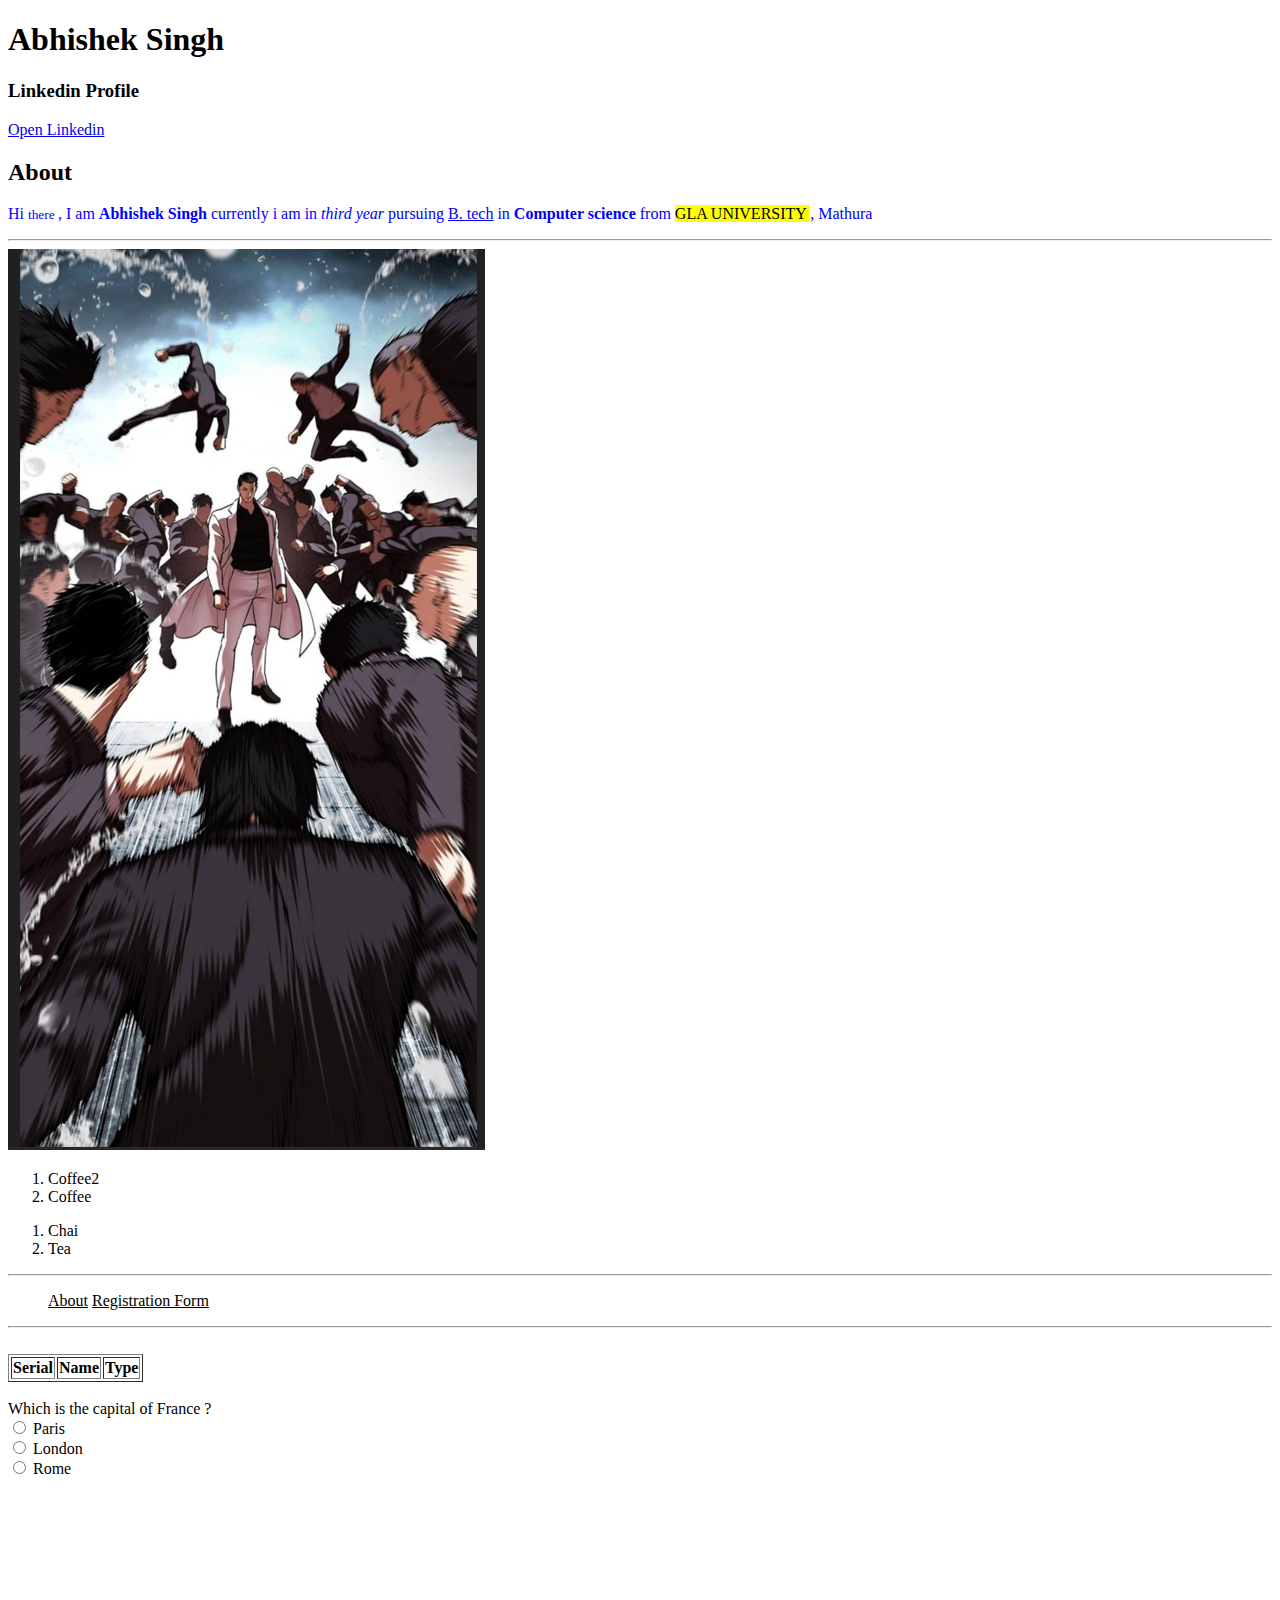
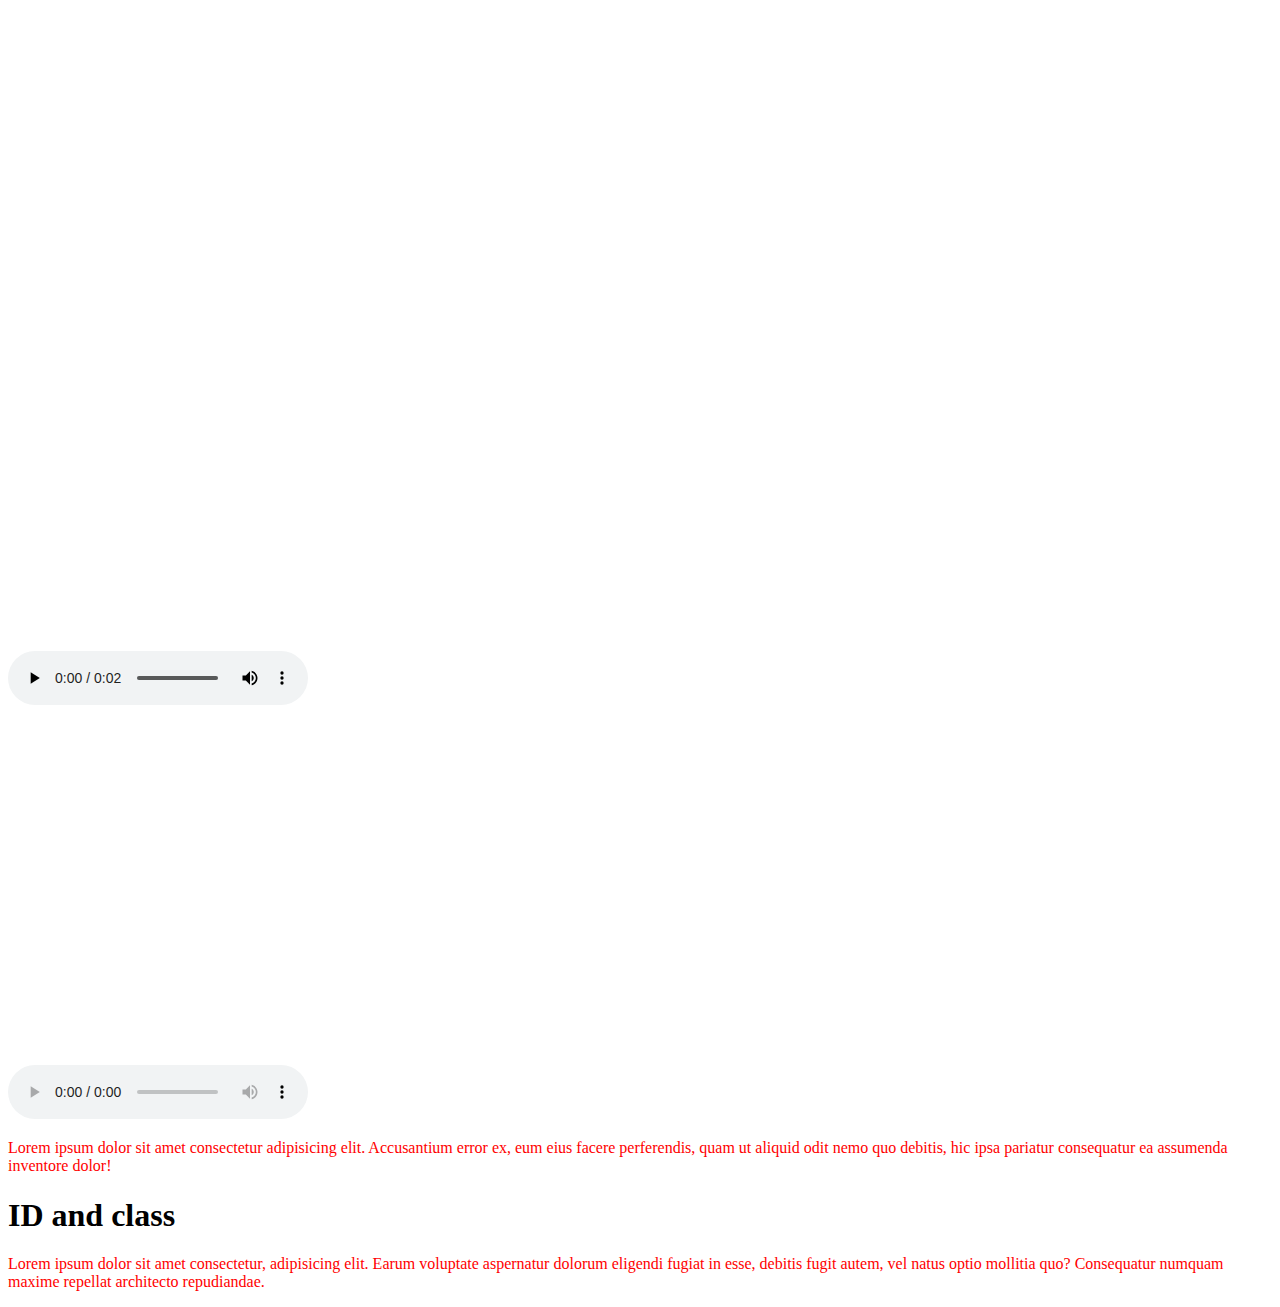
<file: index.html>
<!DOCTYPE html>
<html lang="en">
<head>
    <meta charset="UTF-8">
    <meta name="viewport" content="width=device-width, initial-scale=1.0">
    <title>Document</title>
    <style>

        div p{color: pink;}
        p{color: blue;}

         nav a {
        color: black;
        }

        nav a:hover {
        background-color: yellow;
        color: red;
        }

        h1{
            color: black;
        }
        .article{
            color:red;
        }
        .menu{
            background-color:red;
            color:white;
        }
        #top_heading{
            color:black;
        }

    </style>
    
    <h1>Abhishek Singh</h1>
    <h3>Linkedin Profile</h3>
    <p> <a target="_blank" href="https://www.linkedin.com/in/abhishek-singh-4603a1295/"> Open Linkedin </a></p>

</head>
<body>
<h2>About</h2>
<p>Hi <small>there </small>, I am <b>Abhishek Singh</b> currently i am in <i>third year</i> pursuing <u>B. tech</u> in <strong>Computer science</strong> from <mark> GLA UNIVERSITY </mark>, Mathura</p>    
<hr>
<img src="image3.png">
<br>
<ol><li>Coffee2</li> <li>Coffee</li></ol>
<ol><li>Chai</li><li>Tea</li></ol>
</body>
</html>
<hr>

<nav><ul>
    <a href="index.html"> About</a>
    <a href="registration.html"> Registration Form</a>
    </ul>
</nav>
<hr>
<br>
<!-- Table with header and body-->
<table border = "1"> <!-- border adds a border to the table-->
    <thead>
        <!-- table header row-->
        <tr>
            <th>Serial</th><!-- 'th' stands for table header-->
            <th>Name</th>
            <th>Type</th>
        </tr>
    </thead>
</table>
<br>
    
    <form> Which is the capital of France ? </form>

    <input type="radio" id="optionA" value="Paris">
    <label for="optionA">Paris</label><br>

    <input type="radio" id="optionB" value="London">
    <label for="optionB">London</label><br>

    <input type="radio" id="optionC" value="Rome">
    <label for="optionC">Rome</label><br>

<iframe src="https://www.google.com/maps/embed?pb=!1m18!1m12!1m3!1d3360.6942947517323!2d77.59446037525002!3d27.60485767624145!2m3!1f0!2f0!3f0!3m2!1i1024!2i768!4f13.1!3m3!1m2!1s0x39736ce47bffc039%3A0xfe5fc3da92c6341!2sGLA%20University!5e1!3m2!1sen!2sin!4v1755053572507!5m2!1sen!2sin" width="600" height="450" style="border:0;" allowfullscreen="" loading="lazy" referrerpolicy="no-referrer-when-downgrade"></iframe>
<br>
<iframe width="560" height="315" src="https://www.youtube.com/embed/AXTCMkd7DLA?si=X2xH2q15f1RVtsju" title="YouTube video player" frameborder="0" allow="accelerometer; autoplay; clipboard-write; encrypted-media; gyroscope; picture-in-picture; web-share" referrerpolicy="strict-origin-when-cross-origin" allowfullscreen></iframe>
<br>
<audio controls>
    <source src="start.ogg" type="audio/ogg">
</audio>
<iframe data-testid="embed-iframe" style="border-radius:12px" src="https://open.spotify.com/embed/track/4uXJADmybUHUgycBWFHeq6?utm_source=generator" width="100%" height="352" frameBorder="0" allowfullscreen="" allow="autoplay; clipboard-write; encrypted-media; fullscreen; picture-in-picture" loading="lazy"></iframe>
<br>
<audio controls>
    <source src="https://www.soundhelix.com/examples/mp3/SoundHelix-Song-1.mp3" type="audio/mpeg">
</audio>

    <p class="article">Lorem ipsum dolor sit amet consectetur adipisicing elit. Accusantium error ex, eum eius facere perferendis, 
        quam ut aliquid odit nemo quo debitis, hic ipsa pariatur consequatur ea assumenda inventore dolor!</p>

    <h1 id="Top Heading"> ID and class</h1>
    <p class="article">Lorem ipsum dolor sit amet consectetur, adipisicing elit. Earum voluptate aspernatur dolorum eligendi fugiat in esse, debitis fugit autem, vel natus optio mollitia quo? 
        Consequatur numquam maxime repellat architecto repudiandae.</p>
</file>
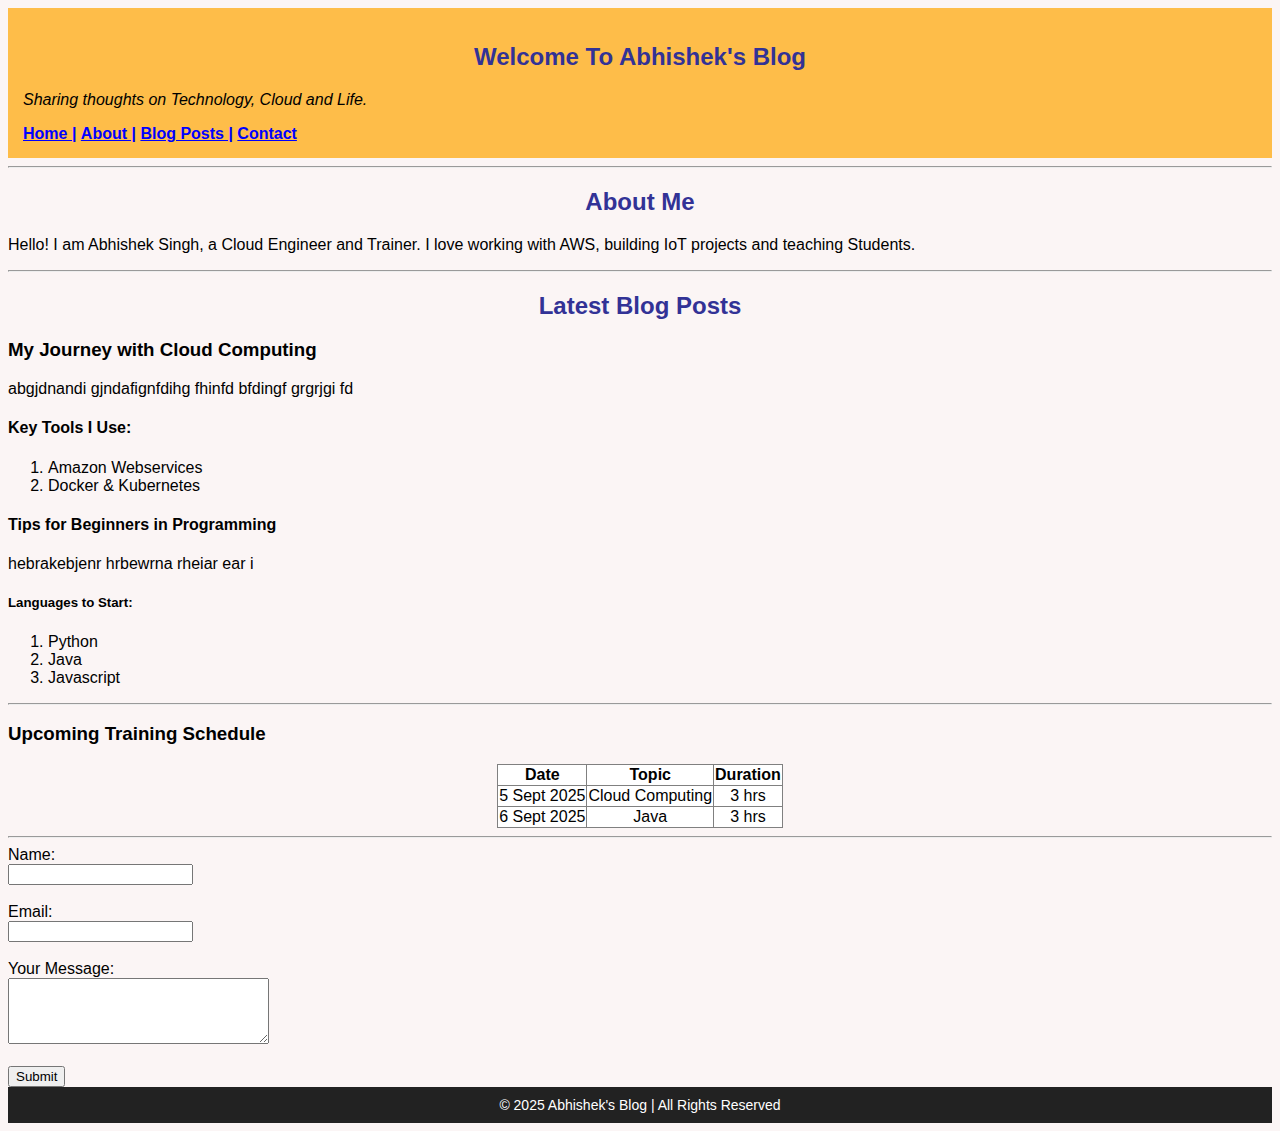
<file: Blog.html>
<!DOCTYPE html>
<html lang="en">
<head>
    <meta charset="UTF-8">
    <meta name="viewport" content="width=device-width, initial-scale=1.0">
    <title>Abhishek's Blog</title>
    <link rel="stylesheet" href="Blogcsss.css">
</head>
<body>

    <header>
        <h2>Welcome to Abhishek's Blog</h2>
        <p><i>Sharing thoughts on Technology, Cloud and Life.</i></p>
        <nav>
            <a href="Home"> Home |</a>
            <a href="About"> About |</a>
            <a href="Blog Posts"> Blog Posts |</a>
            <a href="Contact"> Contact</a>
        </nav>
    </header>

    <hr>

    <h2>About Me</h2>
    <p>Hello! I am Abhishek Singh, a Cloud Engineer and Trainer. I love working with AWS, building IoT projects and teaching Students.</p>

    <hr>

    <h2>Latest Blog Posts</h2>
    <h3>My Journey with Cloud Computing</h3>
    <p>abgjdnandi gjndafignfdihg fhinfd bfdingf grgrjgi fd</p>

    <h4>Key Tools I Use:</h4>
    <ol>
        <li>Amazon Webservices</li>
        <li>Docker & Kubernetes</li>
    </ol>

    <h4>Tips for Beginners in Programming</h4>
    <p>hebrakebjenr hrbewrna rheiar ear i</p>

    <h5>Languages to Start:</h5>
    <ol>
        <li>Python</li>
        <li>Java</li>
        <li>Javascript</li>
    </ol>

    <hr>

    <h3>Upcoming Training Schedule</h3>

    <table border="black">
        <tr>
            <th>Date</th>
            <th>Topic</th>
            <th>Duration</th>
        </tr>
        <tr>
            <td>5 Sept 2025</td>
            <td>Cloud Computing</td>
            <td>3 hrs</td>
        </tr>
        <tr>
            <td>6 Sept 2025</td>
            <td>Java</td>
            <td>3 hrs</td>
        </tr>
    </table>

    <hr>

    <form action="/submit" method="post">
        <label for="name">Name:</label><br>
        <input type="text" id="name" name="name" required><br><br>

        <label for="email">Email:</label><br>
        <input type="email" id="email" name="email" required><br><br>

        <label for="message">Your Message:</label><br>
        <textarea id="message" name="message" rows="4" cols="30" required></textarea><br><br>

        <input type="submit" value="Submit">
    </form>
    <footer>
    © 2025 Abhishek's Blog | All Rights Reserved
    </footer>

</body>
</html>

<!-- chess board 64 box ka beech mein numbering -->
</file>
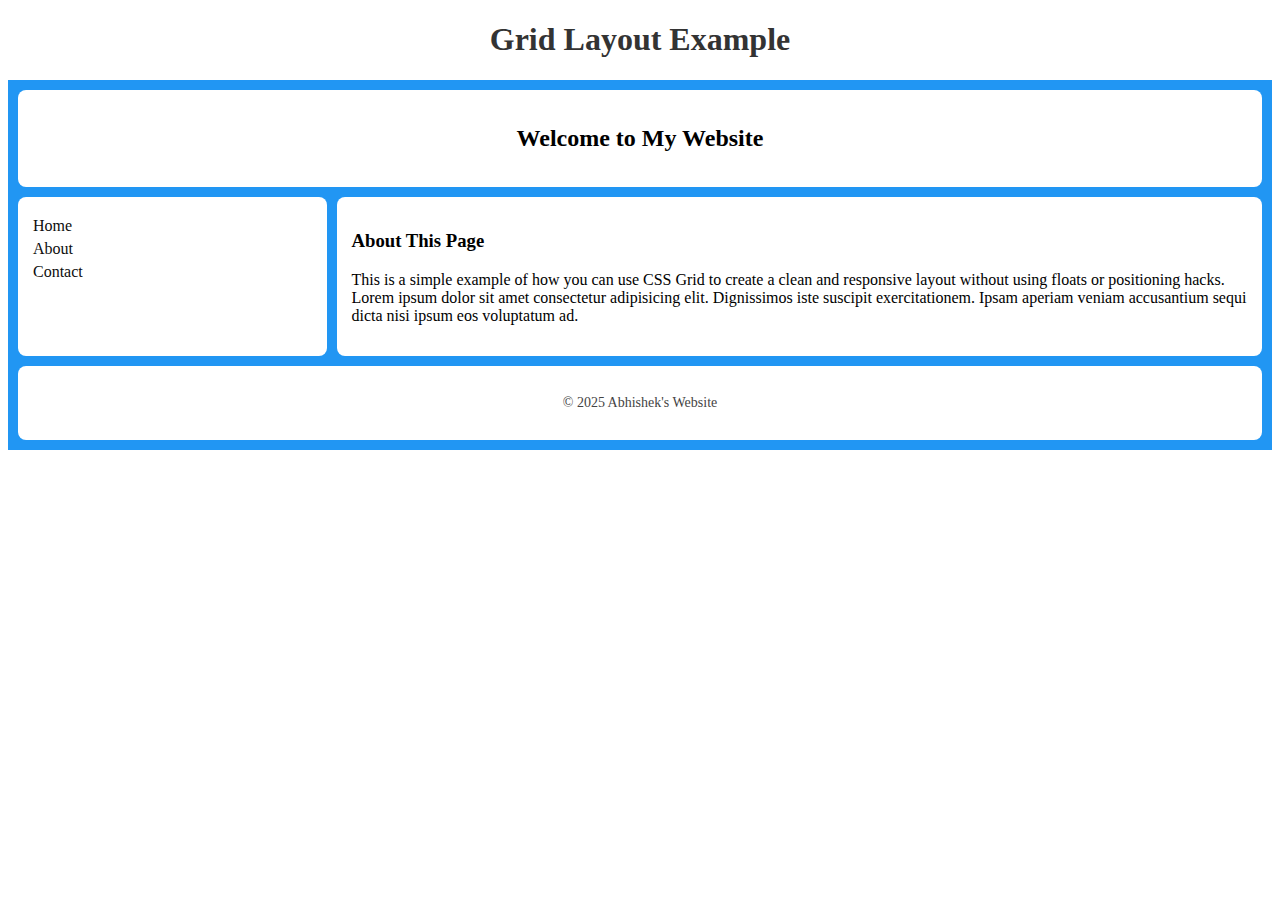
<file: gridbox.html>
<!DOCTYPE html>
<html lang="en">
<head>
  <meta charset="UTF-8">
  <meta name="viewport" content="width=device-width, initial-scale=1.0">
  <title>Simple Grid Layout</title>
  <style>
    .container {
      display: grid;
      grid-template-areas:
        "header header"
        "menu content"
        "footer footer";
      grid-template-columns: 1fr 3fr;
      gap: 10px;
      background: #2196F3;
      padding: 10px;
    }
    .container > div {
      background: #fff;
      padding: 15px;
      border-radius: 8px;
    }
    .header {
      grid-area: header;
      text-align: center;
    }
    .menu {
      grid-area: menu;
        
    }
    .content {
      grid-area: content;
    }
    .footer {
      grid-area: footer;
      text-align: center;
      font-size: 14px;
      color: #444;
    }
    a {
      display: block;
      margin: 5px 0;
      color: #0d0d0d;
      text-decoration: none;
    }
    a:hover {
      text-decoration: underline;
    }
  </style>
</head>
<body>

  <h1 style="text-align:center; color:#333;">Grid Layout Example</h1>

  <div class="container">
    <div class="header">
      <h2>Welcome to My Website</h2>
    </div>
    <div class="menu">
      <a href="#">Home</a>
      <a href="#">About</a>
      <a href="#">Contact</a>
    </div>
    <div class="content">
      <h3>About This Page</h3>
      <p>
        This is a simple example of how you can use CSS Grid to create 
        a clean and responsive layout without using floats or positioning hacks. Lorem ipsum dolor sit amet consectetur adipisicing elit. Dignissimos iste suscipit exercitationem. Ipsam aperiam veniam accusantium sequi dicta nisi ipsum eos voluptatum ad.
      </p>
    </div>
    <div class="footer">
      <p>&copy; 2025 Abhishek's Website</p>
    </div>
  </div>

</body>
</html>
</file>
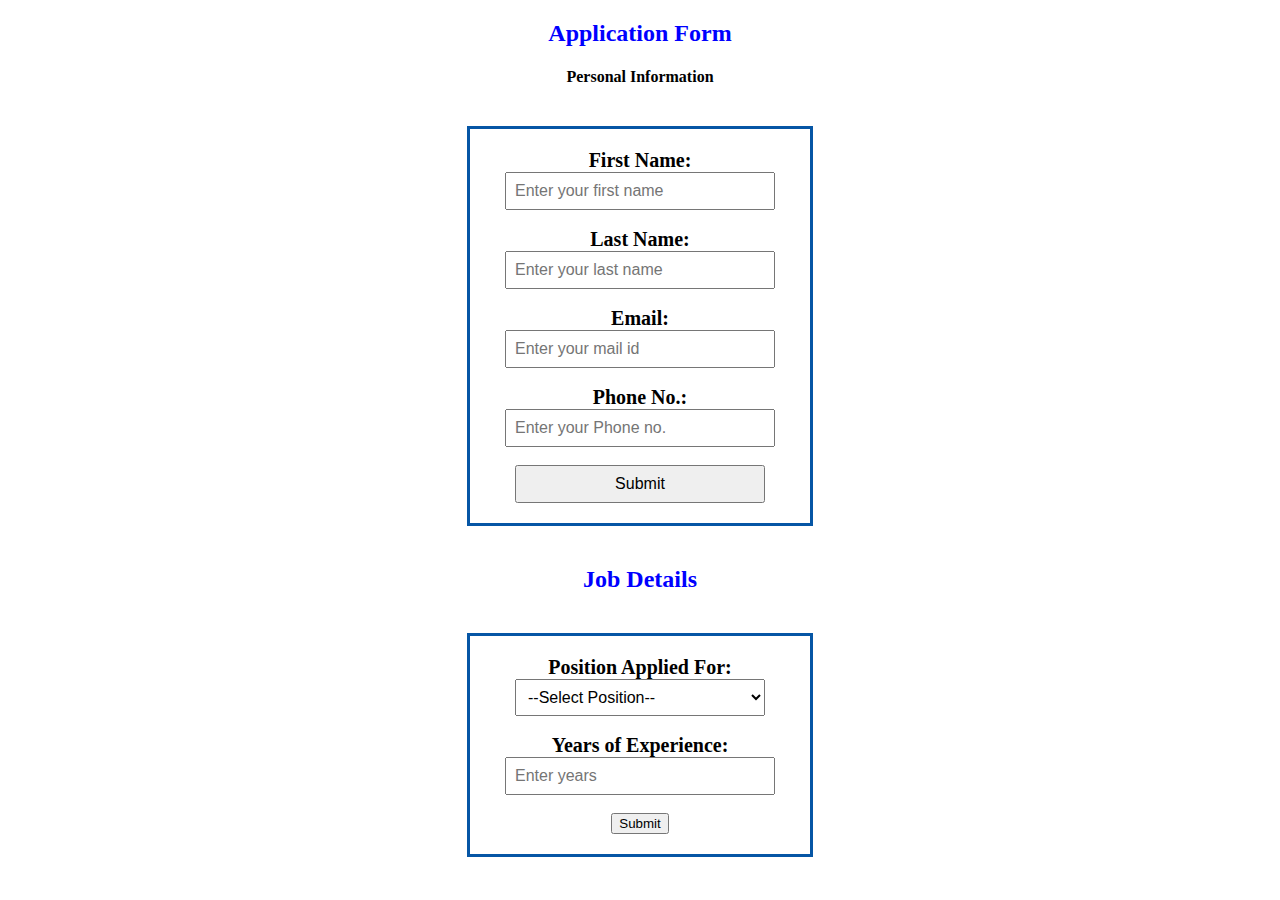
<file: newform.html>
<!DOCTYPE html>
<html lang="en">
<head>
    <meta charset="UTF-8">
    <meta name="viewport" content="width=device-width, initial-scale=1.0">
    <title>Document</title>
    <style>
        .form-container{
            text-align: center;
            margin: 40px auto;
            width: 300px;                
            padding: 20px;               
            border: 3px solid #0656a5;
            border-radius: 0px;         
        }
        label{
            font-size: 20px;
            font-weight: bold;
        }
        input, select{
            padding: 8px;
            width: 250px;
            font-size: 16px;
        }
    </style>
</head>
<body>
    <h2 style="text-align:center; color: blue;">Application Form</h2>

    <h4 style="text-align:center;">Personal Information</h4>
    <div class="form-container">
        <form>

            <label for="name">First Name:</label><br>
            <input type="text" id="name" name="name" placeholder="Enter your first name" required><br><br>

            <label for="lname">Last Name:</label><br>
            <input type="text" id="lname" name="lname" placeholder="Enter your last name" required><br><br>

            <label for="email">Email:</label><br>
            <input type="email" id="email" name="email" placeholder="Enter your mail id" required><br><br>

            <label for="number">Phone No.:</label><br>
            <input type="tel" id="number" name="number" placeholder="Enter your Phone no." required><br><br>

            <input type="submit" value="Submit">
        </form>
    </div>

    <h2 style="text-align:center; color: blue;">Job Details</h2>
    <div class="form-container">
        <form>
            <label for="position">Position Applied For:</label><br>
            <select id="position" name="position" required>

                <option value="">--Select Position--</option>

                <option value="frontend">Frontend Developer</option>
                <option value="backend">Backend Developer</option>
                <option value="fullstack">Full Stack Developer</option>
                <option value="designer">UI/UX Designer</option>

            </select><br><br>

            <label for="experience">Years of Experience:</label><br>
            <input type="number" id="experience" name="experience" min="0" max="50" placeholder="Enter years" required><br><br>



            <button type="submit">Submit</button>
        </form>
    </div>
</body>
</html>

   






<!-- first name , last name , email: , phone number 
Job Details heading 

position applied for:
--select position--

years of experience

cover letter 
Write here.... 


Availiability headding
Available start date:  -->
</file>
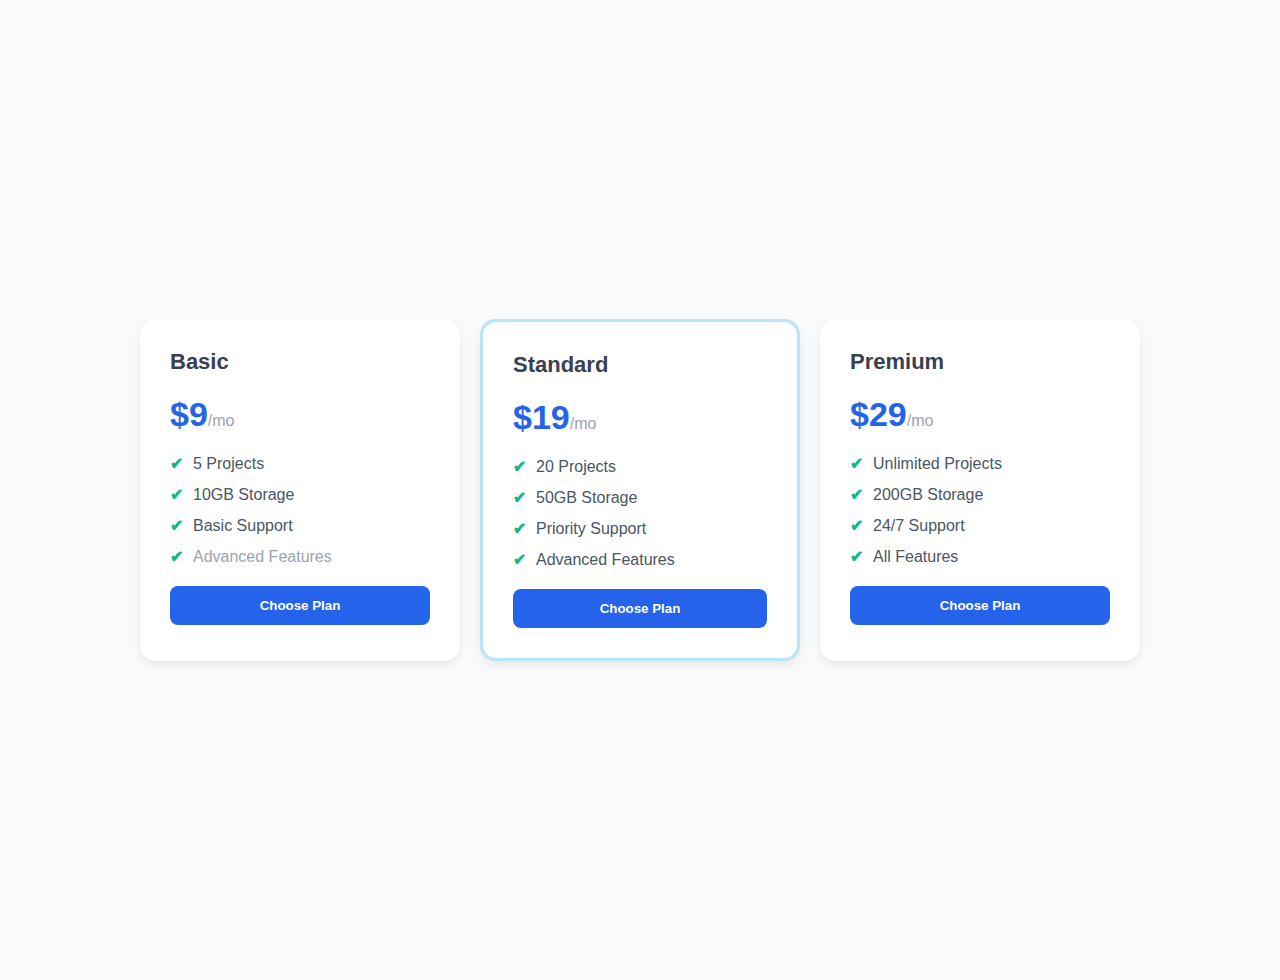
<file: pricing.html>
<!DOCTYPE html>
<html lang="en">
<head>
  <meta charset="UTF-8">
  <meta name="viewport" content="width=device-width, initial-scale=1.0">
  <title>Pricing Plans</title>
  <style>
    body {
      font-family: sans-serif; 
      background-color: #f9fafb;
      margin: 0;
      padding: 40px;
      display: flex;
      justify-content: center;
      align-items: center;
      min-height: 100vh;
    }

    .pricing-container {
      display: grid;
      grid-template-columns: repeat(auto-fit, minmax(280px, 1fr));
      gap: 20px;
      width: 100%;
      max-width: 1000px;
    }

    .card {
      background-color: #fff;
      border-radius: 16px;
      padding: 30px;
      box-shadow: 0 4px 8px rgba(0,0,0,0.08);
      transition: all 0.3s ease;
    }

    .card:hover {
      transform: translateY(-6px);
      box-shadow: 0 10px 20px rgba(0,0,0,0.15);
    }

    .card h3 {
      margin: 0;
      font-size: 22px;
      color: #374151;
    }

    .price {
      margin: 20px 0;
      font-size: 34px;
      font-weight: 800;
      color: #2563eb;
    }

    .price span {
      font-size: 16px;
      font-weight: 400;
      color: #9ca3af;
    }

    ul {
      list-style: none;
      padding: 0;
      margin: 0 0 20px 0;
      color: #4b5563;
    }

    ul li {
      margin-bottom: 12px;
      display: flex;
      align-items: center;
    }

    ul li::before {
      content: "✔";
      color: #10b981;
      margin-right: 10px;
      font-weight: bold;
    }

    .card button {
      width: 100%;
      padding: 12px;
      border: none;
      border-radius: 8px;
      background-color: #2563eb;
      color: #fff;
      font-weight: 600;
      cursor: pointer;
      transition: background 0.3s ease;
    }

    .card button:hover {
      background-color: #1e40af;
    }

    .standard {
      border: 3px solid rgba(14, 165, 233, 0.3);
    }
  </style>
</head>
<body>
  <div class="pricing-container">
  
    <div class="card">
      <h3>Basic</h3>
      <div class="price">$9<span>/mo</span></div>
      <ul>
        <li>5 Projects</li>
        <li>10GB Storage</li>
        <li>Basic Support</li>
        <li style="color:#9ca3af;">Advanced Features</li>
      </ul>
      <button>Choose Plan</button>
    </div>

    <div class="card standard">
      <h3>Standard</h3>
      <div class="price">$19<span>/mo</span></div>
      <ul>
        <li>20 Projects</li>
        <li>50GB Storage</li>
        <li>Priority Support</li>
        <li>Advanced Features</li>
      </ul>
      <button>Choose Plan</button>
    </div>

    
    <div class="card">
      <h3>Premium</h3>
      <div class="price">$29<span>/mo</span></div>
      <ul>
        <li>Unlimited Projects</li>
        <li>200GB Storage</li>
        <li>24/7 Support</li>
        <li>All Features</li>
      </ul>
      <button>Choose Plan</button>
    </div>
  </div>
</body>
</html>
</file>
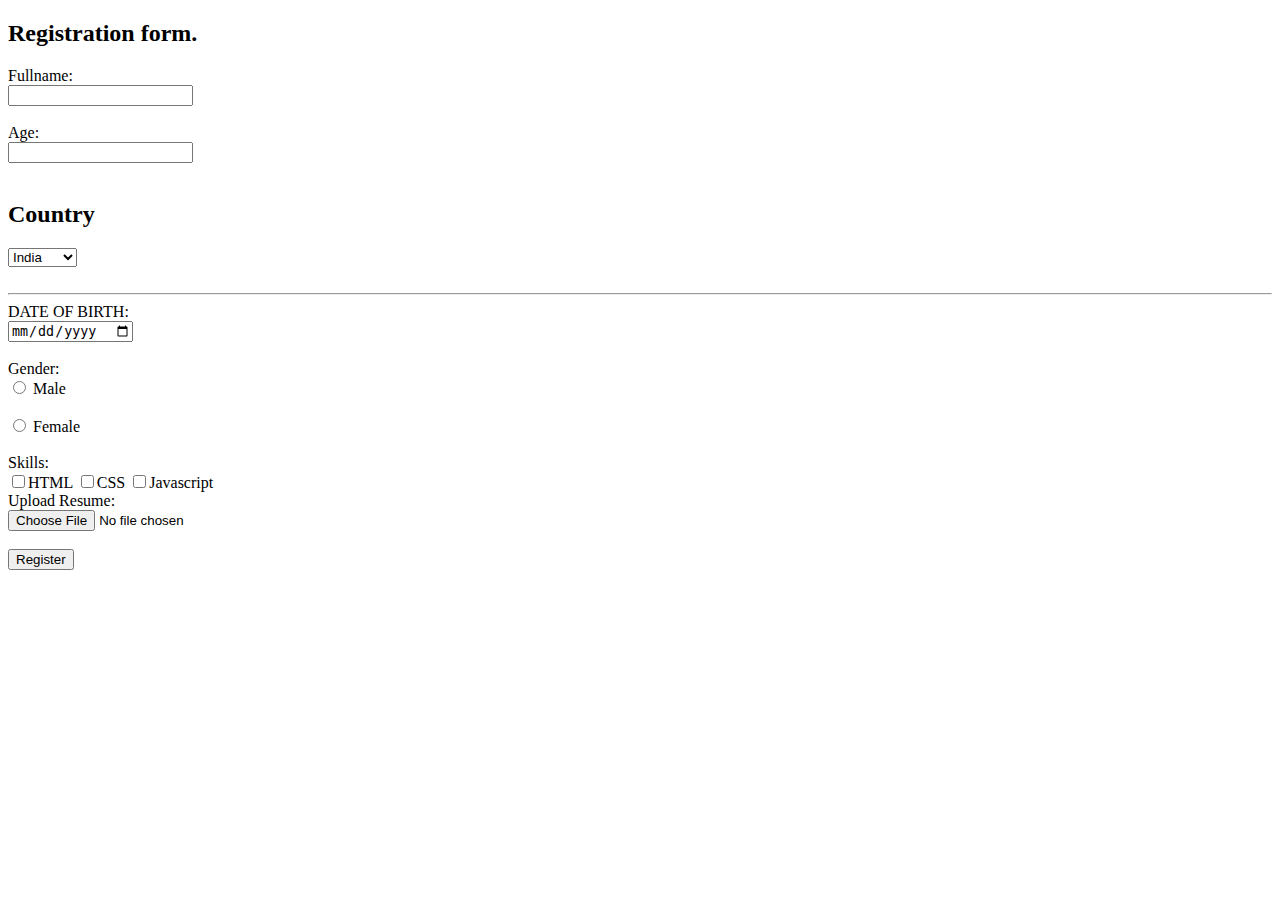
<file: registration.html>
<!DOCTYPE html>
<html lang="en">
<head>
    <meta charset="UTF-8">
    <meta name="viewport" content="width=device-width, initial-scale=1.0">
    <title>Registration Form</title>
</head>
<body>
    <p><h2>Registration form. </h2></p>
    <form action="/submit" method="post">
        <label for="name">Fullname:</label><br>
        <input type="text" id="Fullname" name="Fullname" required><br><br>
    
         <label for="name">Age:</label><br>
        <input type="number" id="name" name="age" required><br><br>

        <h2>Country</h2>
        <select name="Country">
        <option value="India">India</option>
        <option value="Canada">Canada</option>
        <option value="USA">USA</option>
        <option value="UK">UK</option>
        </select><br><br><hr>

        <label for="dob">DATE OF BIRTH:</label><br>
        <input type="date" id="dob" name="dob" required><br><br>

        <label>Gender:</label><br>
        <input type="radio" id="male" name="gender" value="male">
        <label for="male">Male</label><br><br>
        <input type="radio" id="Female" name="gender" value="Female">
        <label for="Female">Female</label><br><br>

        <label for="Skills">Skills:</label><br>
        <input type="checkbox" name="skills" value="HTML">HTML
        <input type="checkbox" name="skills" value="CSS">CSS
        <input type="checkbox" name="skills" value="Javascript">Javascript
        <br>
        <label for="resume" >Upload Resume:</label><br>
        <input type="file" id="resume" name="resume" required><br><br>

        <input type="submit" value="Register">

</body>
</html>
</file>
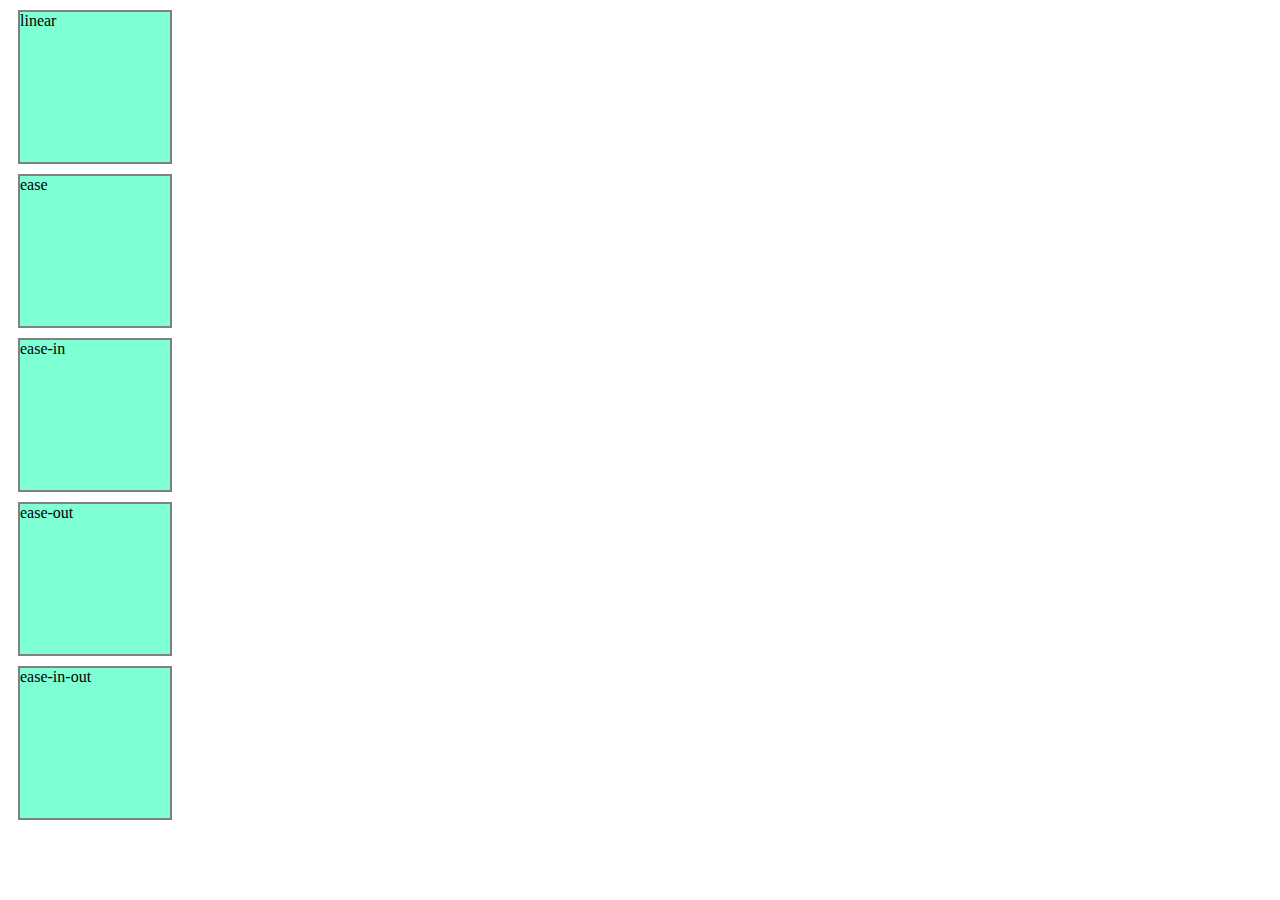
<file: transform.html>
<!DOCTYPE html>
<html lang="en">
<head>
    <meta charset="UTF-8">
    <meta name="viewport" content="width=device-width, initial-scale=1.0">
    <title>Transform Properties</title>
    <style>
        .trans{
            width: 150px;
            height: 150px;
            background-color: aquamarine;
            border: 2px solid gray;
            margin: 10px;
            transition: all 2s;
        }
        .a{
            transition-timing-function: linear;
        }
        .b{
            transition-timing-function: ease;
        }
        .c{
            transition-timing-function: ease-in;
        }
        .d{
            transition-timing-function: ease-out;
        }
        .e{
            transition-timing-function: ease-in-out;
        }

        .trans:hover {
            transform: translateX(200px);
            background-color: lightcoral;
        }
    </style>
</head>
<body>
    <div class="trans a">linear</div>    
    <div class="trans b">ease</div>    
    <div class="trans c">ease-in</div>    
    <div class="trans d">ease-out</div>    
    <div class="trans e">ease-in-out</div>    
</body>
</html>
</file>
<file: Blogcsss.css>
h1, h2{
    text-align: center;
    color: rgb(50,50,150);
    text-transform: capitalize;
}

body{
    background-color: rgb(251, 245, 245);
    font-family: Arial, Helvetica, sans-serif;
}

header{
    background-color: rgba(255, 165, 0, 0.7);
    padding: 15px;
}

nav a:link { /*Link not visited abhi tak*/
    font-weight: bold;
    color: blue;
}

nav a:visited {
    color: purple;
}

nav a:hover {/*Jab mouse cursor link ke uppr ho*/
    color: red;
    text-decoration: underline;
}

nav a:active {/*Jab link click ho chuki ho*/
    background-color: orange;
    color: white;
}

table{
    margin: auto;
    background-color: #fff;
    border-collapse: collapse;
    text-align: center;
    width: 60;
}

footer{
    text-align: center;
    font-size: 14px;
    background-color: #222;
    color: white;
    padding: 10px;
}
</file>
